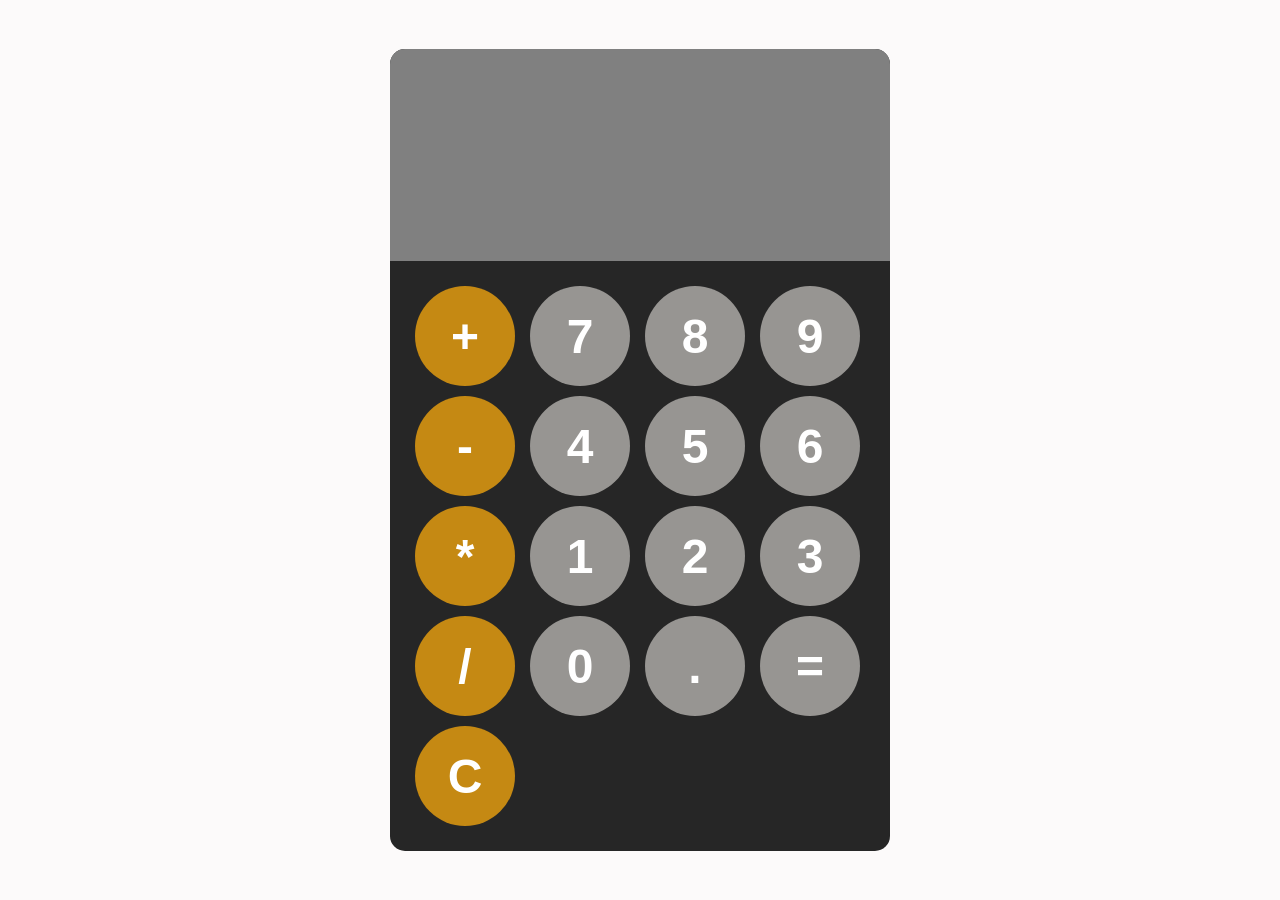
<file: index.html>
<!DOCTYPE html>
 <html lang="en">
 <head>
  <meta charset="UTF-8">
  <meta name="viewport" content="width=device-width, initial-scale=1.0">
  <title>CALCUATOR</title>
  <link rel="stylesheet" href="calculator.css">
 </head>
 <body>
  <div id="calculator">
    <input id="display">
    <div id="keys">
      <button onclick="appenToDisplay('+')" class="operator-btn">+</button>
        <button onclick="appenToDisplay('7')">7</button>
         <button onclick="appenToDisplay('8')">8</button> 
         <button onclick="appenToDisplay('9')">9</button> 
         <button onclick="appenToDisplay('-')" class="operator-btn">-</button>
          <button onclick="appenToDisplay('4')">4</button>
           <button onclick="appenToDisplay('5')">5</button>
            <button onclick="appenToDisplay('6')">6</button> 
            <button onclick="appenToDisplay('*')" class="operator-btn">*</button> 
            <button onclick="appenToDisplay('1')">1</button> 
            <button onclick="appenToDisplay('2')">2</button>
            <button onclick="appenToDisplay('3')">3</button>
            <button onclick="appenToDisplay('/')" class="operator-btn">/</button>
             <button onclick="appenToDisplay('0')">0</button> 
             <button onclick="appenToDisplay('.')">.</button> 
             <button onclick="calculate()">=</button> 
             <button onclick="clearDisplay()" class="operator-btn">C</button>
    </div>
  </div>
  <script src="calculator.js"></script>
 </body>
 </html>
</file>
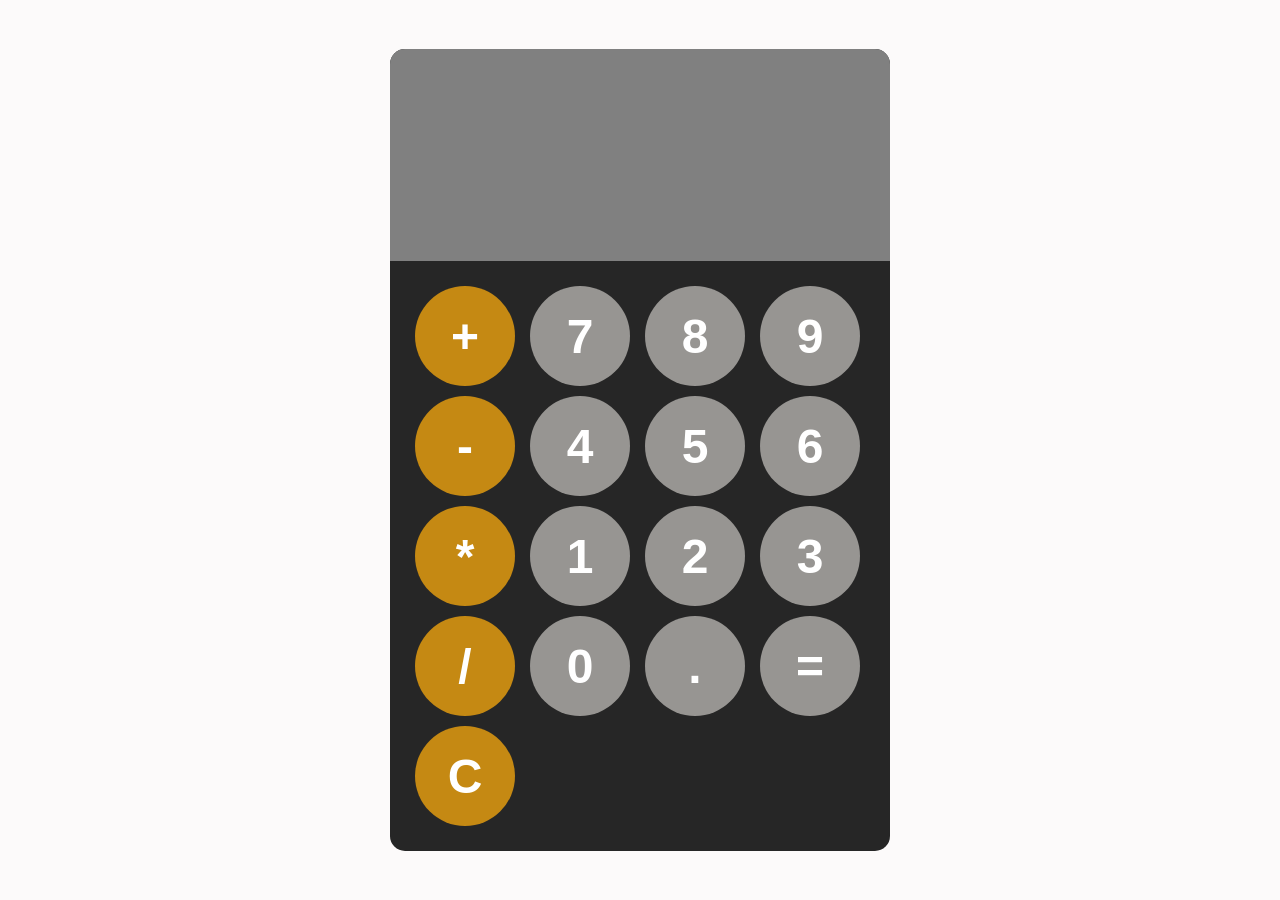
<file: calculator.html>
<!DOCTYPE html>
 <html lang="en">
 <head>
  <meta charset="UTF-8">
  <meta name="viewport" content="width=device-width, initial-scale=1.0">
  <title>CALCUATOR</title>
  <link rel="stylesheet" href="calculator.css">
 </head>
 <body>
  <div id="calculator">
    <input id="display">
    <div id="keys">
      <button onclick="appenToDisplay('+')" class="operator-btn">+</button>
        <button onclick="appenToDisplay('7')">7</button>
         <button onclick="appenToDisplay('8')">8</button> 
         <button onclick="appenToDisplay('9')">9</button> 
         <button onclick="appenToDisplay('-')" class="operator-btn">-</button>
          <button onclick="appenToDisplay('4')">4</button>
           <button onclick="appenToDisplay('5')">5</button>
            <button onclick="appenToDisplay('6')">6</button> 
            <button onclick="appenToDisplay('*')" class="operator-btn">*</button> 
            <button onclick="appenToDisplay('1')">1</button> 
            <button onclick="appenToDisplay('2')">2</button>
            <button onclick="appenToDisplay('3')">3</button>
            <button onclick="appenToDisplay('/')" class="operator-btn">/</button>
             <button onclick="appenToDisplay('0')">0</button> 
             <button onclick="appenToDisplay('.')">.</button> 
             <button onclick="calculate()">=</button> 
             <button onclick="clearDisplay()" class="operator-btn">C</button>
    </div>
  </div>
  <script src="calculator.js"></script>
 </body>
 </html>
</file>
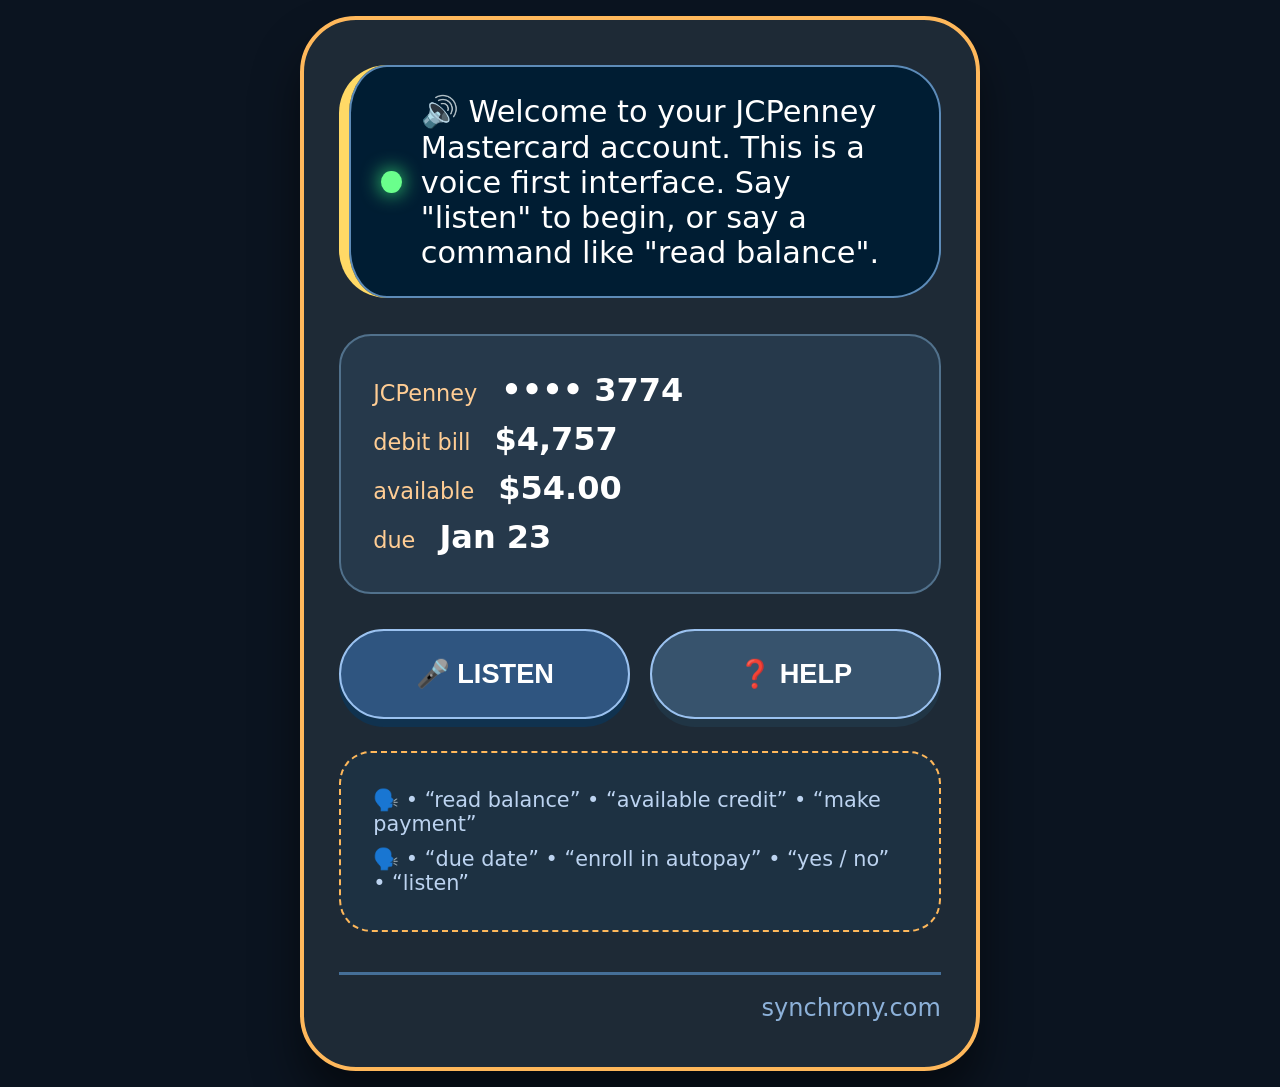
<file: deaf.html>
<!DOCTYPE html>
<html lang="en">

<head>
  <meta charset="UTF-8">
  <meta name="viewport" content="width=device-width, initial-scale=1.0">
  <title>JCPenney Mastercard · voice-first interface for blind</title>
  <style>
    * {
      margin: 0;
      padding: 0;
      box-sizing: border-box;
    }

    body {
      background: #0b1420;
      min-height: 100vh;
      display: flex;
      align-items: center;
      justify-content: center;
      padding: 1rem;
      font-family: 'Segoe UI', system-ui, sans-serif;
    }

    .voice-first-card {
      max-width: 680px;
      width: 100%;
      background: #1e2a36;
      border-radius: 3.5rem;
      padding: 2.8rem 2.2rem;
      border: 4px solid #ffb85b;
      box-shadow: 0 30px 45px #00000080;
    }

    .feedback-strip {
      background: #001d33;
      border-radius: 3rem;
      padding: 1.8rem 2rem;
      margin-bottom: 2.2rem;
      border-left: 10px solid #ffd966;
      color: white;
      font-size: 1.9rem;
      font-weight: 500;
      word-break: break-word;
      box-shadow: inset 0 0 0 2px #5d8bb8;
      min-height: 7rem;
      display: flex;
      align-items: center;
    }

    #voiceStatus {
      width: 100%;
    }

    .listening-dot {
      display: inline-block;
      width: 22px;
      height: 22px;
      background: #6aff8c;
      border-radius: 50%;
      margin-right: 1.2rem;
      box-shadow: 0 0 20px #40ff7e;
      animation: soft-pulse 1.8s infinite;
    }

    @keyframes soft-pulse {
      0% {
        opacity: 0.7;
        transform: scale(1);
      }

      50% {
        opacity: 1;
        transform: scale(1.15);
        background: #b5ffb5;
      }
    }

    .voice-account-data {
      position: absolute;
      width: 1px;
      height: 1px;
      padding: 0;
      margin: -1px;
      overflow: hidden;
      clip: rect(0, 0, 0, 0);
      border: 0;
    }

    .secondary-visual {
      background: #26394b;
      border-radius: 2rem;
      padding: 1.5rem 2rem;
      margin: 1.8rem 0 2rem;
      border: 2px solid #51718c;
      color: #d7e7ff;
    }

    .row {
      display: flex;
      align-items: baseline;
      gap: 1.5rem;
      flex-wrap: wrap;
      font-size: 1.4rem;
      margin: 0.7rem 0;
    }

    .label {
      color: #ffcd94;
      font-weight: 500;
    }

    .value {
      font-weight: 700;
      color: white;
      font-size: 2rem;
    }

    .button-group {
      display: flex;
      gap: 1.2rem;
      flex-wrap: wrap;
      margin: 2.2rem 0 1.8rem;
    }

    .voice-btn {
      flex: 1 1 150px;
      background: #2f5580;
      border: none;
      padding: 1.6rem 1rem;
      border-radius: 3rem;
      font-size: 1.7rem;
      font-weight: 700;
      color: white;
      box-shadow: 0 8px 0 #10324f;
      cursor: pointer;
      border: 2px solid #9bc2f0;
      transition: 0.05s linear;
      min-height: 90px;
    }

    .voice-btn:active {
      transform: translateY(5px);
      box-shadow: 0 3px 0 #10324f;
    }

    .voice-btn.secondary {
      background: #37536d;
      box-shadow: 0 8px 0 #203545;
    }

    .help-lines {
      background: #1d3142;
      border-radius: 2rem;
      padding: 1.5rem 2rem;
      margin-top: 2rem;
      color: #bcd3f0;
      font-size: 1.3rem;
      border: 2px dashed #ffb85b;
    }

    .help-lines p {
      margin: 0.7rem 0;
    }

    .footer {
      margin-top: 2.5rem;
      text-align: right;
      color: #8db1d9;
      font-size: 1.5rem;
      font-weight: 500;
      border-top: 3px solid #456f98;
      padding-top: 1.2rem;
    }

    button:focus-visible {
      outline: 8px solid #ffd966;
    }

    .sr-only {
      position: absolute;
      width: 1px;
      height: 1px;
      padding: 0;
      margin: -1px;
      overflow: hidden;
    }
  </style>
</head>

<body>
  <div class="voice-first-card" role="region" aria-label="JCPenney Mastercard voice interface for blind">
    <div class="feedback-strip" aria-live="polite" aria-atomic="true">
      <span class="listening-dot" aria-hidden="true"></span>
      <span id="voiceStatus">Initializing voice interface ...</span>
    </div>
    <div class="voice-account-data" aria-label="account summary">
      <p>JCPenney Mastercard ending in 3774</p>
      <p>No minimum payment due</p>
      <p>Debit bill: 47 hundred 57 dollars</p>
      <p>Available to spend: 54 dollars</p>
      <p>Payment due date: January 23</p>
      <p>Not enrolled in autopay</p>
    </div>
    <div class="secondary-visual" aria-hidden="true">
      <div class="row"><span class="label">JCPenney</span><span class="value">•••• 3774</span></div>
      <div class="row"><span class="label">debit bill</span><span class="value">$4,757</span></div>
      <div class="row"><span class="label">available</span><span class="value">$54.00</span></div>
      <div class="row"><span class="label">due</span><span class="value">Jan 23</span></div>
    </div>
    <div class="button-group">
      <button class="voice-btn" id="btnListen" aria-label="start listening">🎤 LISTEN</button>
      <button class="voice-btn secondary" id="btnHelp" aria-label="hear commands">❓ HELP</button>
    </div>
    <div class="help-lines" aria-label="voice command examples">
      <p>🗣️ • “read balance” • “available credit” • “make payment”</p>
      <p>🗣️ • “due date” • “enroll in autopay” • “yes / no” • “listen”</p>
    </div>
    <div class="footer" aria-label="synchrony dot com">
      synchrony.com
    </div>
  </div>
  <script>
    (function () {
      const voiceStatus = document.getElementById('voiceStatus');
      function speak(text, isUrgent = true) {
        if (isUrgent) window.speechSynthesis.cancel();
        const utterance = new SpeechSynthesisUtterance(text);
        utterance.rate = 0.92;
        utterance.pitch = 1.05;
        utterance.volume = 1;
        utterance.lang = 'en-US';
        window.speechSynthesis.speak(utterance);
        voiceStatus.innerText = '🔊 ' + text;
      }
      const SpeechRecognition = window.SpeechRecognition || window.webkitSpeechRecognition;
      let recognition;
      let listening = false;
      if (SpeechRecognition) {
        recognition = new SpeechRecognition();
        recognition.continuous = false;
        recognition.interimResults = false;
        recognition.lang = 'en-US';
        recognition.maxAlternatives = 1;
        recognition.onstart = () => {
          listening = true;
          speak('Listening for your command.');
        };
        recognition.onend = () => {
          listening = false;
        };
        recognition.onerror = (ev) => {
          let msg = 'Sorry, I did not catch that. Please try again.';
          if (ev.error === 'no-speech') msg = 'No speech detected. Please say a command.';
          else if (ev.error === 'audio-capture') msg = 'Microphone not available.';
          speak(msg);
          listening = false;
        };
        recognition.onresult = (event) => {
          if (event.results.length === 0) return;
          const transcript = event.results[0][0].transcript.trim().toLowerCase();
          voiceStatus.innerText = 'You said: "' + transcript + '"';
          processCommand(transcript);
        };
      } else {
        speak('Speech recognition not supported in this browser. You can use the buttons.');
      }
      let expectingAutopayConfirm = false;
      function processCommand(cmd) {
        cmd = cmd.replace(/[^\w\s]/g, '').trim();
        if (cmd.includes('balance') || cmd.includes('what do i owe') || (cmd.includes('read') && cmd.includes('balance')) || cmd === 'balance') {
          speak('Your current debit bill is 47 hundred 57 dollars. Available credit is 54 dollars.');
          return;
        }
        if (cmd.includes('available') || cmd.includes('how much can i spend') || cmd.includes('credit left')) {
          speak('You have 54 dollars available to spend.');
          return;
        }
        if (cmd.includes('debit') || cmd.includes('bill') || cmd.includes('statement') || cmd.includes('current balance')) {
          speak('Your debit bill is 47 hundred 57 dollars.');
          return;
        }
        if (cmd.includes('due') || cmd.includes('when is payment due') || cmd.includes('payment date')) {
          speak('Your payment is due on January twenty third.');
          return;
        }
        if (cmd.includes('make payment') || cmd.includes('pay now') || cmd.includes('pay bill') || cmd.includes('make a payment')) {
          speak('Initiating payment. In a real account, I would ask for the amount and confirm. This is a demonstration.');
          return;
        }
        if (cmd.includes('autopay') || cmd.includes('enroll') || cmd.includes('sign up for autopay')) {
          speak('You are not enrolled in autopay. Would you like to enroll? Say yes or no.');
          expectingAutopayConfirm = true;
          return;
        }
        if (cmd.includes('yes') || cmd.includes('yeah') || cmd.includes('sure') || cmd.includes('ok')) {
          if (expectingAutopayConfirm) {
            speak('You are now enrolled in autopay. You will receive a confirmation.');
            expectingAutopayConfirm = false;
          } else {
            speak('I did not expect a yes. Please say a command like "balance" or "help".');
          }
          return;
        }
        if (cmd.includes('no') || cmd.includes('nope') || cmd.includes('cancel')) {
          if (expectingAutopayConfirm) {
            speak('Autopay enrollment cancelled. You remain not enrolled.');
            expectingAutopayConfirm = false;
          } else {
            speak('Cancelled.');
          }
          return;
        }
        if (cmd.includes('listen') || cmd.includes('start') || cmd.includes('hello') || cmd.includes('hey')) {
          speak('I am ready. You can say: read balance, available credit, due date, make payment, enroll in autopay, or help.');
          return;
        }
        if (cmd.includes('help') || cmd.includes('what can i say') || cmd.includes('commands')) {
          speak('Say: balance, available, due date, make payment, enroll in autopay, or listen.');
          return;
        }
        speak('I didn’t catch that. Say "listen" for options or "help".');
      }
      function startListening() {
        if (!recognition) {
          speak('Voice recognition unavailable.');
          return;
        }
        if (listening) {
          try { recognition.stop(); } catch (e) { }
        }
        setTimeout(() => {
          try { recognition.start(); } catch (e) {
            speak('Could not start microphone. Check permissions.');
          }
        }, 100);
      }
      document.getElementById('btnListen').addEventListener('click', () => {
        startListening();
      });
      document.getElementById('btnHelp').addEventListener('click', () => {
        speak('You can say: read balance, available credit, due date, make payment, enroll in autopay, or listen. You can also press the listen button.');
      });
      window.addEventListener('keydown', (e) => {
        if (e.key === 'l' || e.key === 'L') {
          e.preventDefault();
          startListening();
        }
      });
      window.addEventListener('load', () => {
        setTimeout(() => {
          speak('Welcome to your JCPenney Mastercard account. This is a voice first interface. Say "listen" to begin, or say a command like "read balance".');
        }, 600);
      });
      setInterval(() => {
        expectingAutopayConfirm = false;
      }, 30000);
      window.speak = speak;
      window.startListening = startListening;
    })();
  </script>
</body>

</html>
</file>
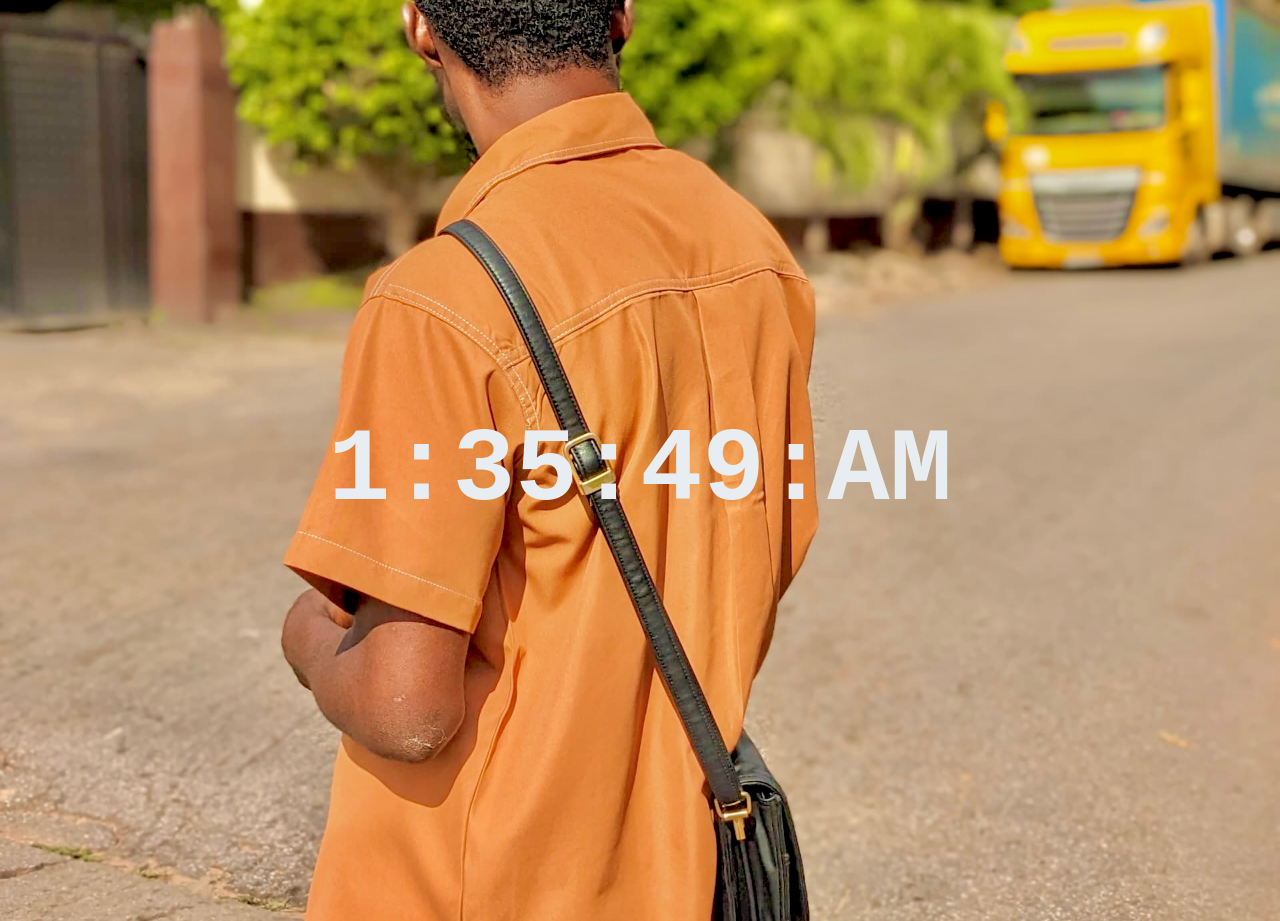
<file: digital.html>
<!DOCTYPE html>
 <html lang="en">
 <head>
  <meta charset="UTF-8">
  <meta name="viewport" content="width=device-width, initial-scale=1.0">
  <title>Digital Clock</title>
  <link rel="stylesheet" href="digital.css">
 </head>
 <h1></h1>
 <body>
  <div id="clock-container">
      <div id="clock">00:00:00</div>

  </div>
  <script src="digital.js"></script>
 </body>
 </html>
</file>
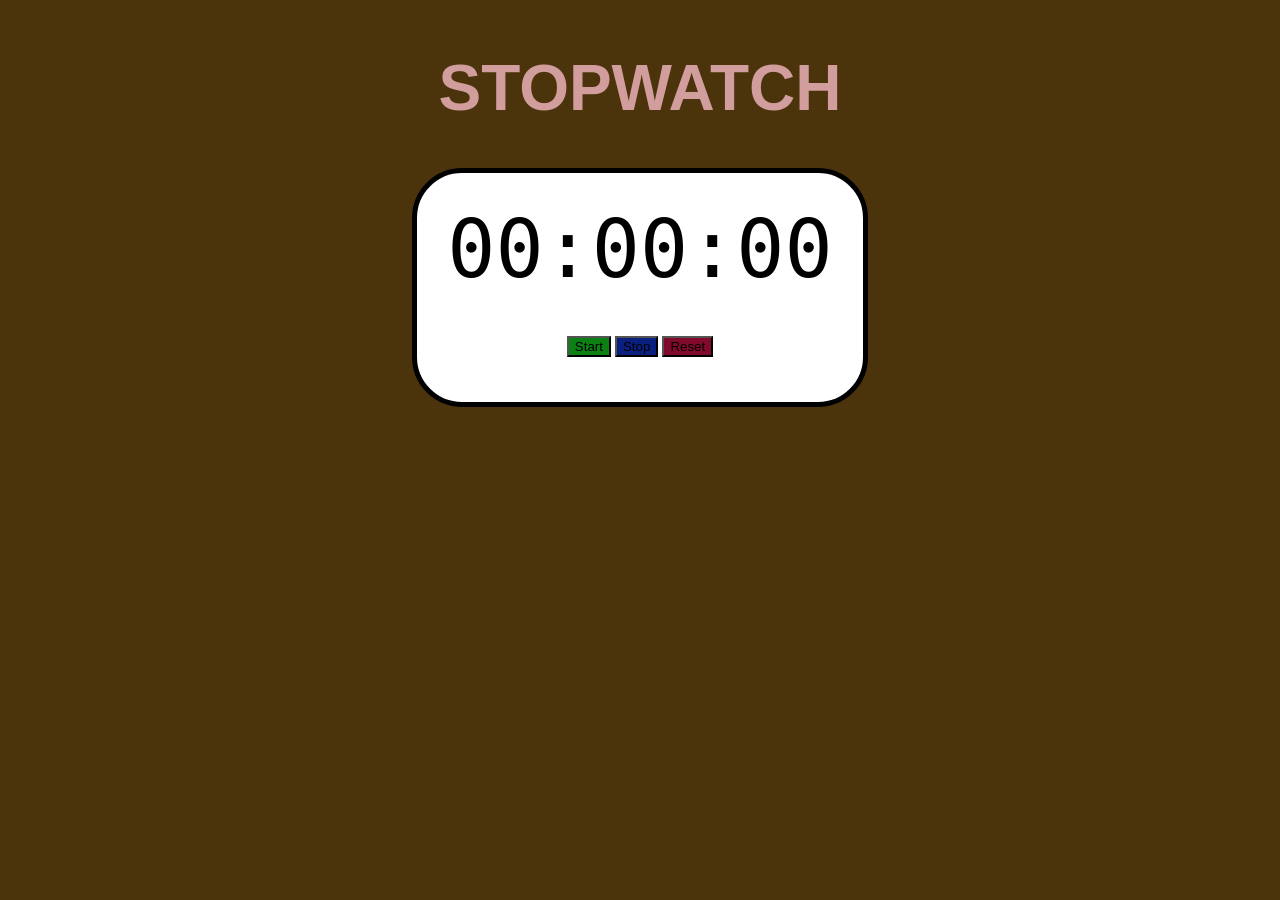
<file: stopwatch.html>
<!DOCTYPE html>
<html lang="en">

<head>
  <meta charset="UTF-8">
  <meta name="viewport" content="width=device-width, initial-scale=1.0">
  <title>Stopwatch</title>
  <link rel="stylesheet" href="stopwatch.css">
</head>

<body>
  <h1 id="myH1">STOPWATCH</h1>
  <div id="container">
    <div id="display">00:00:00</div>
    <div id="controls">
      <button id="startbtn" onclick="start()">Start</button>
      <button id="stopbtn" onclick="stop()">Stop</button>
      <button id="resetbtn" onclick="reset()">Reset</button>
    </div>
  </div>

  <script src="stopwacth.js"></script>

</body>

</html>
</file>
<file: calculator.css>
body{
  margin: 0;
  display: flex;
  justify-content: center;
  align-items: center;
  height: 100vh;background-color: hwb(0 98% 1%);

}

#calculator{
  font-family: Arial, sans-serif;
  background-color: hsl(0, 0%, 15%);
  border-radius: 15px;
  max-width: 500px;
  overflow: hidden;
}

#display{
width: 100%;
padding: 60px;
font-size: 5rem;
text-align: center;
border: none;
background-color: gray;
}

#keys{
  display: grid;
  grid-template-columns:repeat(4,1fr) ;
  gap: 10px;
  padding: 25px;

}

button{
  width: 100px;
  height: 100px;
  border-radius:50px ;
  border: none;
  background-color:rgb(151, 149, 146) ;
  color: white;
  font-size: 3rem;
  font-weight: bold;
  cursor: pointer;
}
  button:hover{
    background-color: rgba(148, 155, 153, 0.769);
  }

  button:active{
    background-color: hsl(0, 0%, 50%);
  }
.operator-btn{
  background-color: rgb(197, 137, 19);
}
.operator-btn:hover{
  background-color: rgb(197, 137, 19);
}
.operator-btn:active{
  background-color: rgb(197, 137, 19);
}
</file>
<file: digital.css>
body{
  background-image: url(GWEBE9588.JPG);
  background-position: center;
  background-repeat: no-repeat;
  background-size: cover;
  background-attachment: fixed;
  margin: 0%;
 }
#clock-container{
display: flex;
justify-content: center;
align-items: center;
height: 100vh;
}
#clock{
  font-family:monospace ;
  font-size: 6.5rem;
  font-weight:bold ;
  text-align: center;
  color: rgb(231, 237, 240);
  width: 100%;

}
</file>
<file: stopwatch.css>
body {
  display: flex;
  flex-direction: column;
  align-items: center;
  background-color: hsl(37, 73%, 17%);
}

#myH1 {
  font-size: 4rem;
  font-family: Arial, sans-serif;
  color: rgb(209, 157, 157);
}

#container {
  display: flex;
  flex-direction: column;
  align-items: center;
  padding: 30px;
  border: 5px solid;
  border-radius: 50px;
  background-color: white;
}

#display {
  font-size: 5rem;
  font-family: monospace;
  font-weight: monospace;
  color: black;
  text-shadow: 2px 2px 2px hsl(0, 0%, 0% 0.75);
  margin-bottom: 25px;
}

#controls {
  font-size: 1rem;
  font-weight: bold;
  padding: 10px 20px;
  margin: 5px;
  min-width:  100px;
  border: none;
  border-radius: 10px;
  cursor: pointer;
  color: white
  
}

#startbtn {
  background-color: rgb(10, 129, 18);
}

#startbtn:hover {
  background-color: rgb(33, 107, 13);
}

#stopbtn {
  background-color: rgb(10, 32, 129);
}

#stopbtn:hover {
  background-color: rgb(13, 79, 107);
}

#resetbtn {
  background-color: #810a2c;
}

#resetbtn:hover {
  background-color: rgb(107, 13, 19);
}
</file>
